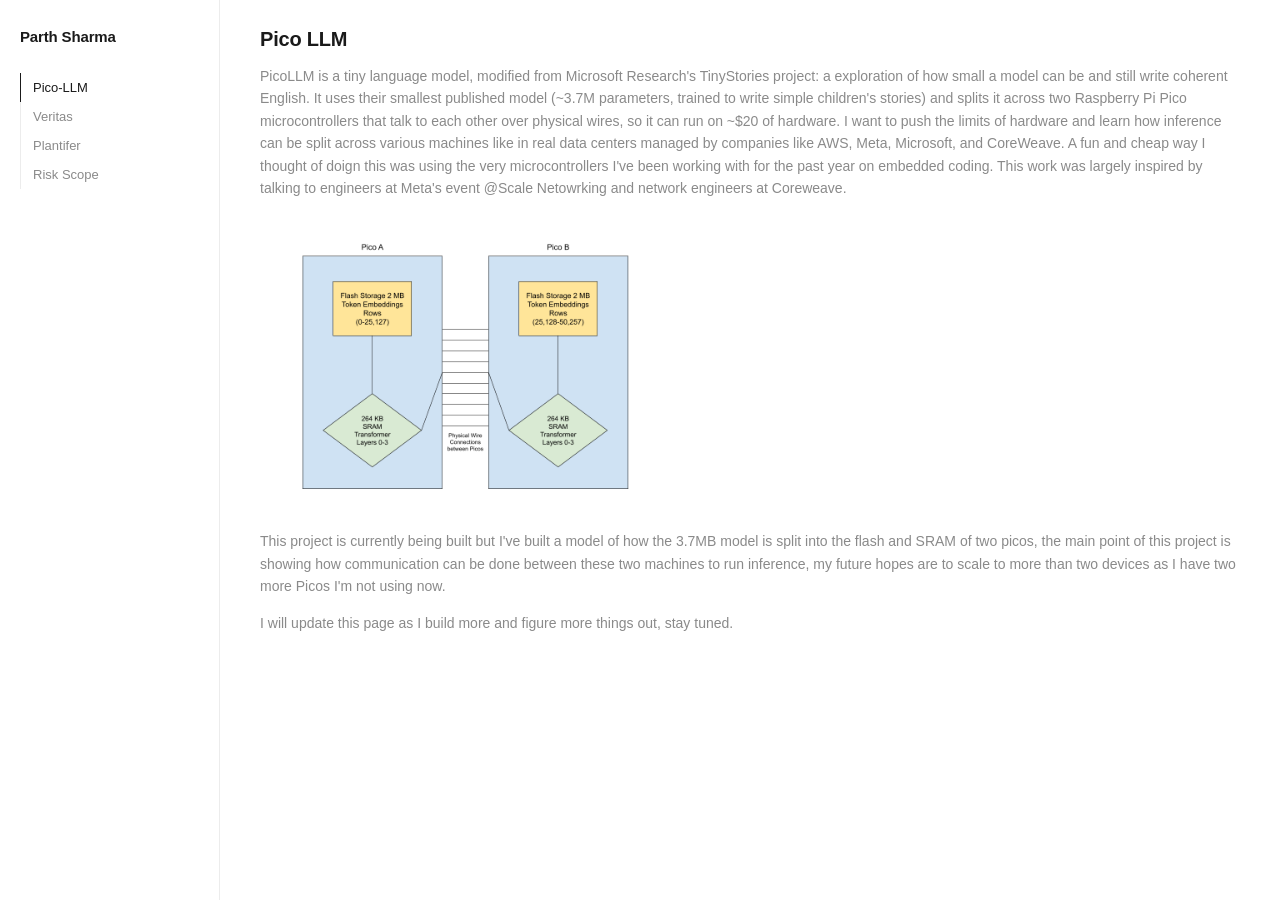
<file: pico_llm.html>
<!doctype html>
<html lang="en">
  <head>
    <meta charset="utf-8" />
    <meta name="viewport" content="width=device-width, initial-scale=1" />
    <title>Slipstream — Parth Sharma</title>
    <link rel="stylesheet" href="style.css" />
  </head>
  <body>
    <aside class="sidebar">
      <a class="sidebar-name" href="index.html">Parth Sharma</a>

      <nav class="sidebar-nav">
        <ul class="project-list">
          <li><a class="active" href="slipstream.html">Pico-LLM</a></li>
          <li><a href="veritas.html">Veritas</a></li>
          <li><a href="plantifer.html">Plantifer</a></li>
          <li><a href="risk-scope.html">Risk Scope</a></li>
        </ul>
      </nav>
    </aside>

    <main class="main">
      <h1>Pico LLM</h1>
      <p>PicoLLM is a tiny language model, modified from Microsoft Research's TinyStories project: a exploration of how small a model can be and still write coherent English. It uses their smallest published model (~3.7M parameters, trained to write simple children's stories) and splits it across two Raspberry Pi Pico microcontrollers that talk to each other over physical wires, so it can run on ~$20 of hardware. I want to push the limits of hardware and learn how inference can be split across various machines like in real data centers managed by companies like AWS, Meta, Microsoft, and CoreWeave. A fun and cheap way I thought of doign this was using the very microcontrollers I've been working with for the past year on embedded coding. This work was largely inspired by talking to engineers at Meta's event @Scale Netowrking and network engineers at Coreweave.</p>
      <img src="pico_diagram.png"  alt="demo" width=400/>
      <p>This project is currently being built but I've built a model of how the 3.7MB model is split into the flash and SRAM of two picos, the main point of this project is showing how communication can be done between these two machines to run inference, my future hopes are to scale to more than two devices as I have two more Picos I'm not using now.</p>
      <p>I will update this page as I build more and figure more things out, stay tuned.</p>
    </main>
  </body>
</html>
</file>
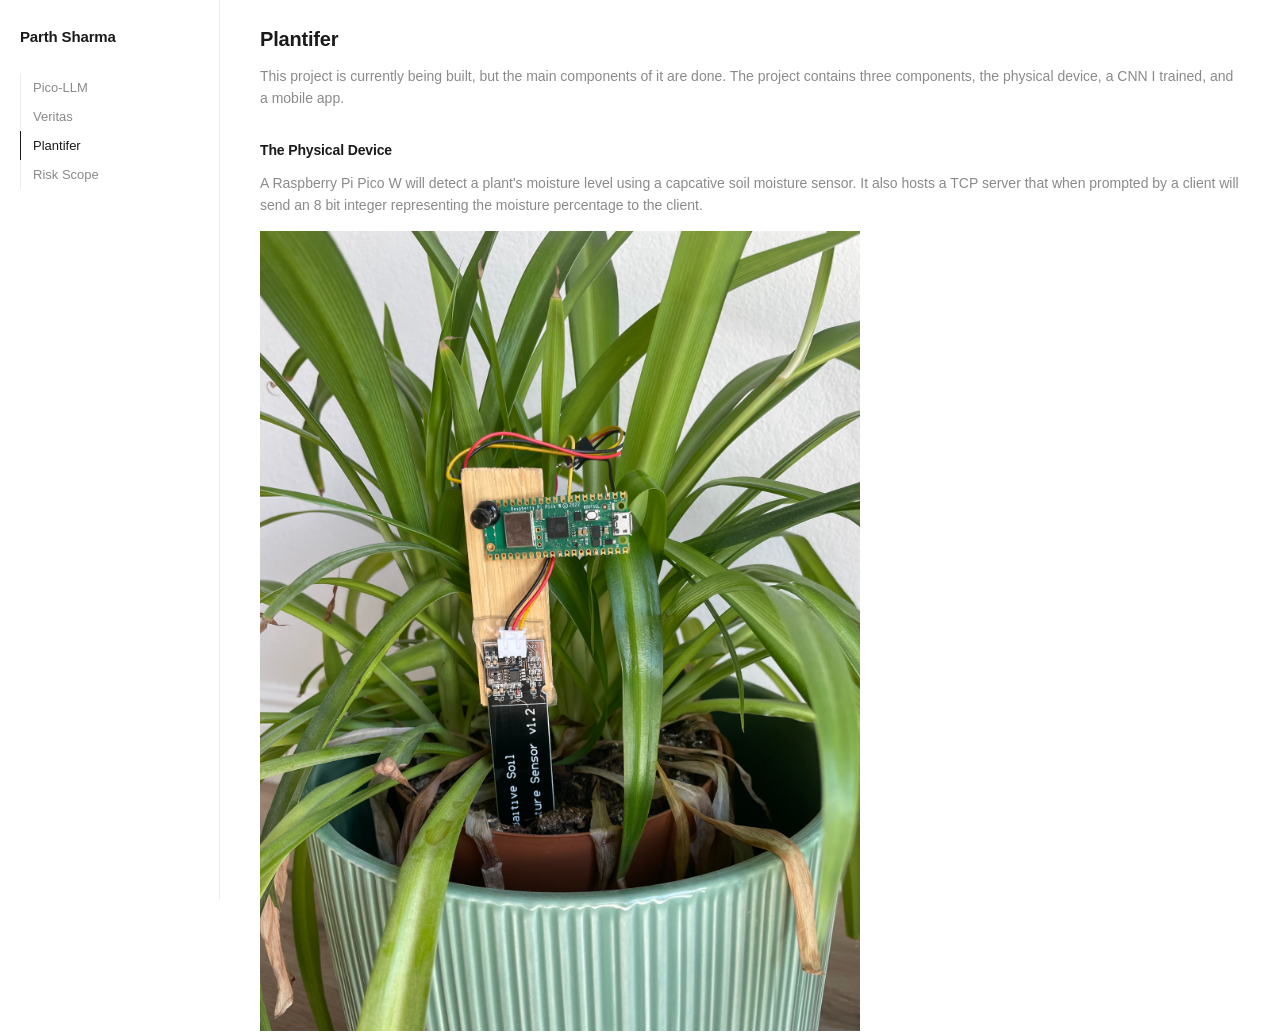
<file: plantifer.html>
<!doctype html>
<html lang="en">
  <head>
    <meta charset="utf-8" />
    <meta name="viewport" content="width=device-width, initial-scale=1" />
    <title>Plantifer — Parth Sharma</title>
    <link rel="stylesheet" href="style.css" />
  </head>
  <body>
    <aside class="sidebar">
      <a class="sidebar-name" href="index.html">Parth Sharma</a>

      <nav class="sidebar-nav">
        <ul class="project-list">
          <li><a href="slipstream.html">Pico-LLM</a></li>
          <li><a href="veritas.html">Veritas</a></li>
          <li><a class="active" href="plantifer.html">Plantifer</a></li>
          <li><a href="risk-scope.html">Risk Scope</a></li>
        </ul>
      </nav>
    </aside>

    <main class="main">
      <h1>Plantifer</h1>
      <p>This project is currently being built, but the main components of it are done. The project contains three components, the physical device, a CNN I trained, and a mobile app.</p>
      <h2> The Physical Device</h2>
      <p>A Raspberry Pi Pico W will detect a plant's moisture level using a capcative soil moisture sensor. It also hosts a TCP server that when prompted by a client will send an 8 bit integer representing the moisture percentage to the client.</p>
       <img src="plantifer_pico.JPG"  alt="demo" width=600/>
    </main>
  </body>
</html>
</file>
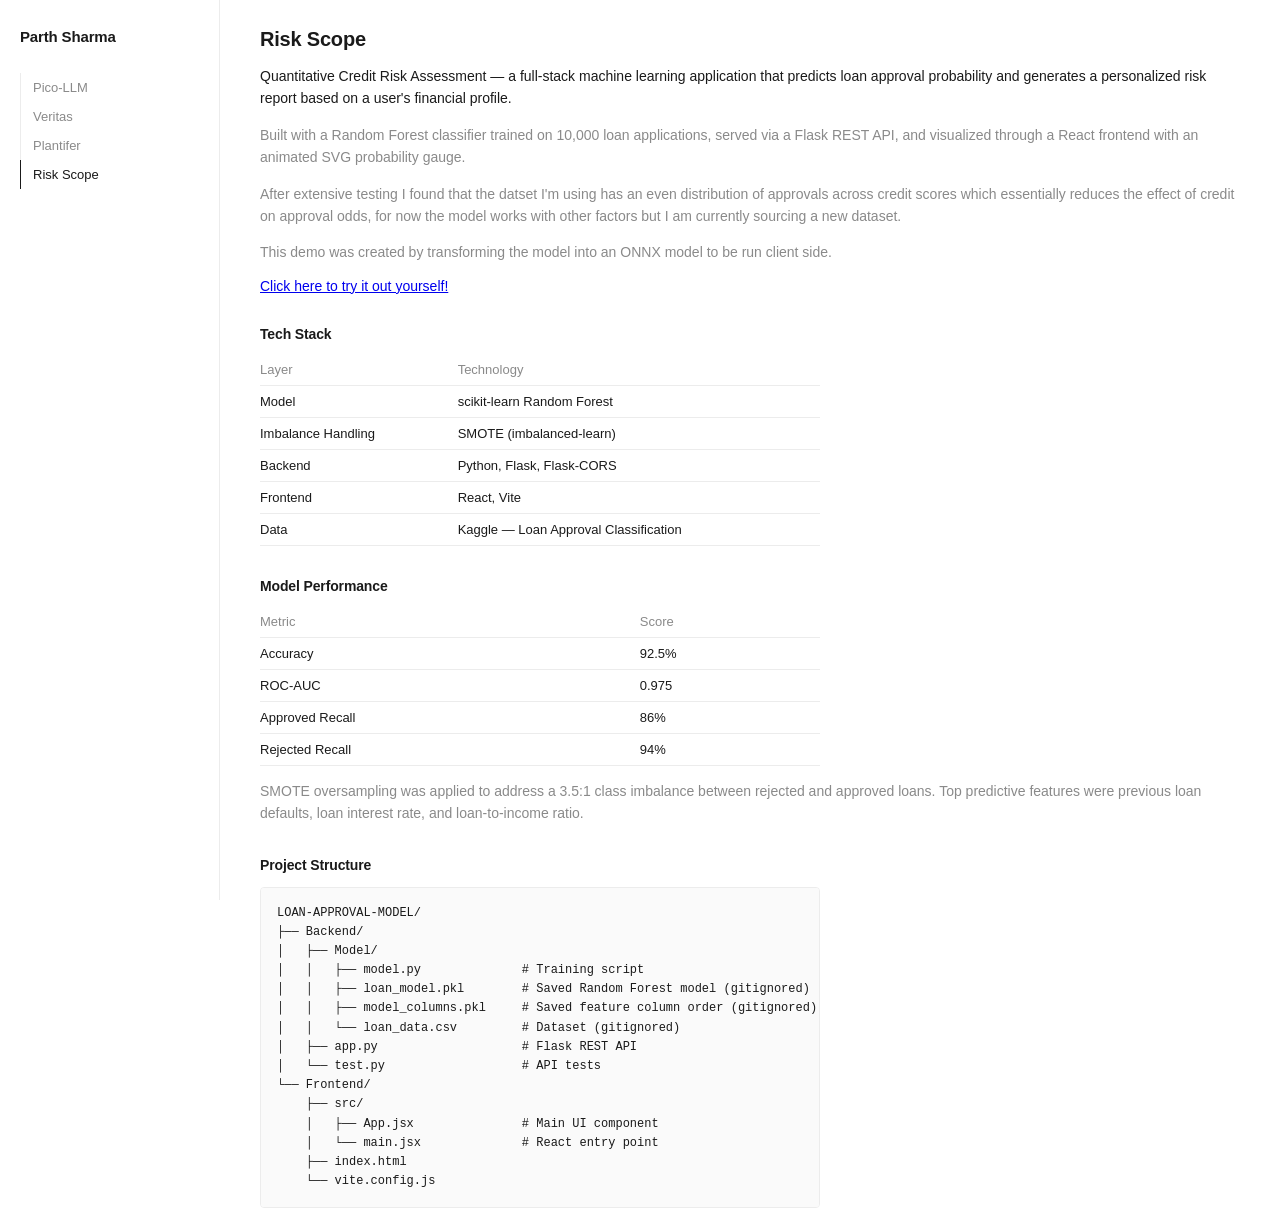
<file: risk-scope.html>
<!doctype html>
<html lang="en">
  <head>
    <meta charset="utf-8" />
    <meta name="viewport" content="width=device-width, initial-scale=1" />
    <title>Risk Scope — Parth Sharma</title>
    <link rel="stylesheet" href="style.css" />
  </head>
  <body>
    <aside class="sidebar">
      <a class="sidebar-name" href="index.html">Parth Sharma</a>

      <nav class="sidebar-nav">
        <ul class="project-list">
          <li><a href="slipstream.html">Pico-LLM</a></li>
          <li><a href="veritas.html">Veritas</a></li>
          <li><a href="plantifer.html">Plantifer</a></li>
          <li><a class="active" href="risk-scope.html">Risk Scope</a></li>
        </ul>
      </nav>
    </aside>

    <main class="main">
      <h1>Risk Scope</h1>
      <p class="lede">Quantitative Credit Risk Assessment — a full-stack machine learning application that predicts loan approval probability and generates a personalized risk report based on a user's financial profile.</p>
      <p>Built with a Random Forest classifier trained on 10,000 loan applications, served via a Flask REST API, and visualized through a React frontend with an animated SVG probability gauge.</p>
      <p>After extensive testing I found that the datset I'm using has an even distribution of approvals across credit scores which essentially reduces the effect of credit on approval odds, for now the model works with other factors but I am currently sourcing a new dataset. </p>
      
      <p>This demo was created by transforming the model into an ONNX model to be run client side.</p>
      <a href="https://parth1030.github.io/Risk-Scope/">Click here to try it out yourself!</a>

      <h2>Tech Stack</h2>
      <table>
        <tr><th>Layer</th><th>Technology</th></tr>
        <tr><td>Model</td><td>scikit-learn Random Forest</td></tr>
        <tr><td>Imbalance Handling</td><td>SMOTE (imbalanced-learn)</td></tr>
        <tr><td>Backend</td><td>Python, Flask, Flask-CORS</td></tr>
        <tr><td>Frontend</td><td>React, Vite</td></tr>
        <tr><td>Data</td><td>Kaggle — Loan Approval Classification</td></tr>
      </table>

      <h2>Model Performance</h2>
      <table>
        <tr><th>Metric</th><th>Score</th></tr>
        <tr><td>Accuracy</td><td>92.5%</td></tr>
        <tr><td>ROC-AUC</td><td>0.975</td></tr>
        <tr><td>Approved Recall</td><td>86%</td></tr>
        <tr><td>Rejected Recall</td><td>94%</td></tr>
      </table>
      <p>SMOTE oversampling was applied to address a 3.5:1 class imbalance between rejected and approved loans. Top predictive features were previous loan defaults, loan interest rate, and loan-to-income ratio.</p>

      <h2>Project Structure</h2>
      <pre><code>LOAN-APPROVAL-MODEL/
├── Backend/
│   ├── Model/
│   │   ├── model.py              # Training script
│   │   ├── loan_model.pkl        # Saved Random Forest model (gitignored)
│   │   ├── model_columns.pkl     # Saved feature column order (gitignored)
│   │   └── loan_data.csv         # Dataset (gitignored)
│   ├── app.py                    # Flask REST API
│   └── test.py                   # API tests
└── Frontend/
    ├── src/
    │   ├── App.jsx               # Main UI component
    │   └── main.jsx              # React entry point
    ├── index.html
    └── vite.config.js</code></pre>
    </main>
  </body>
</html>
</file>
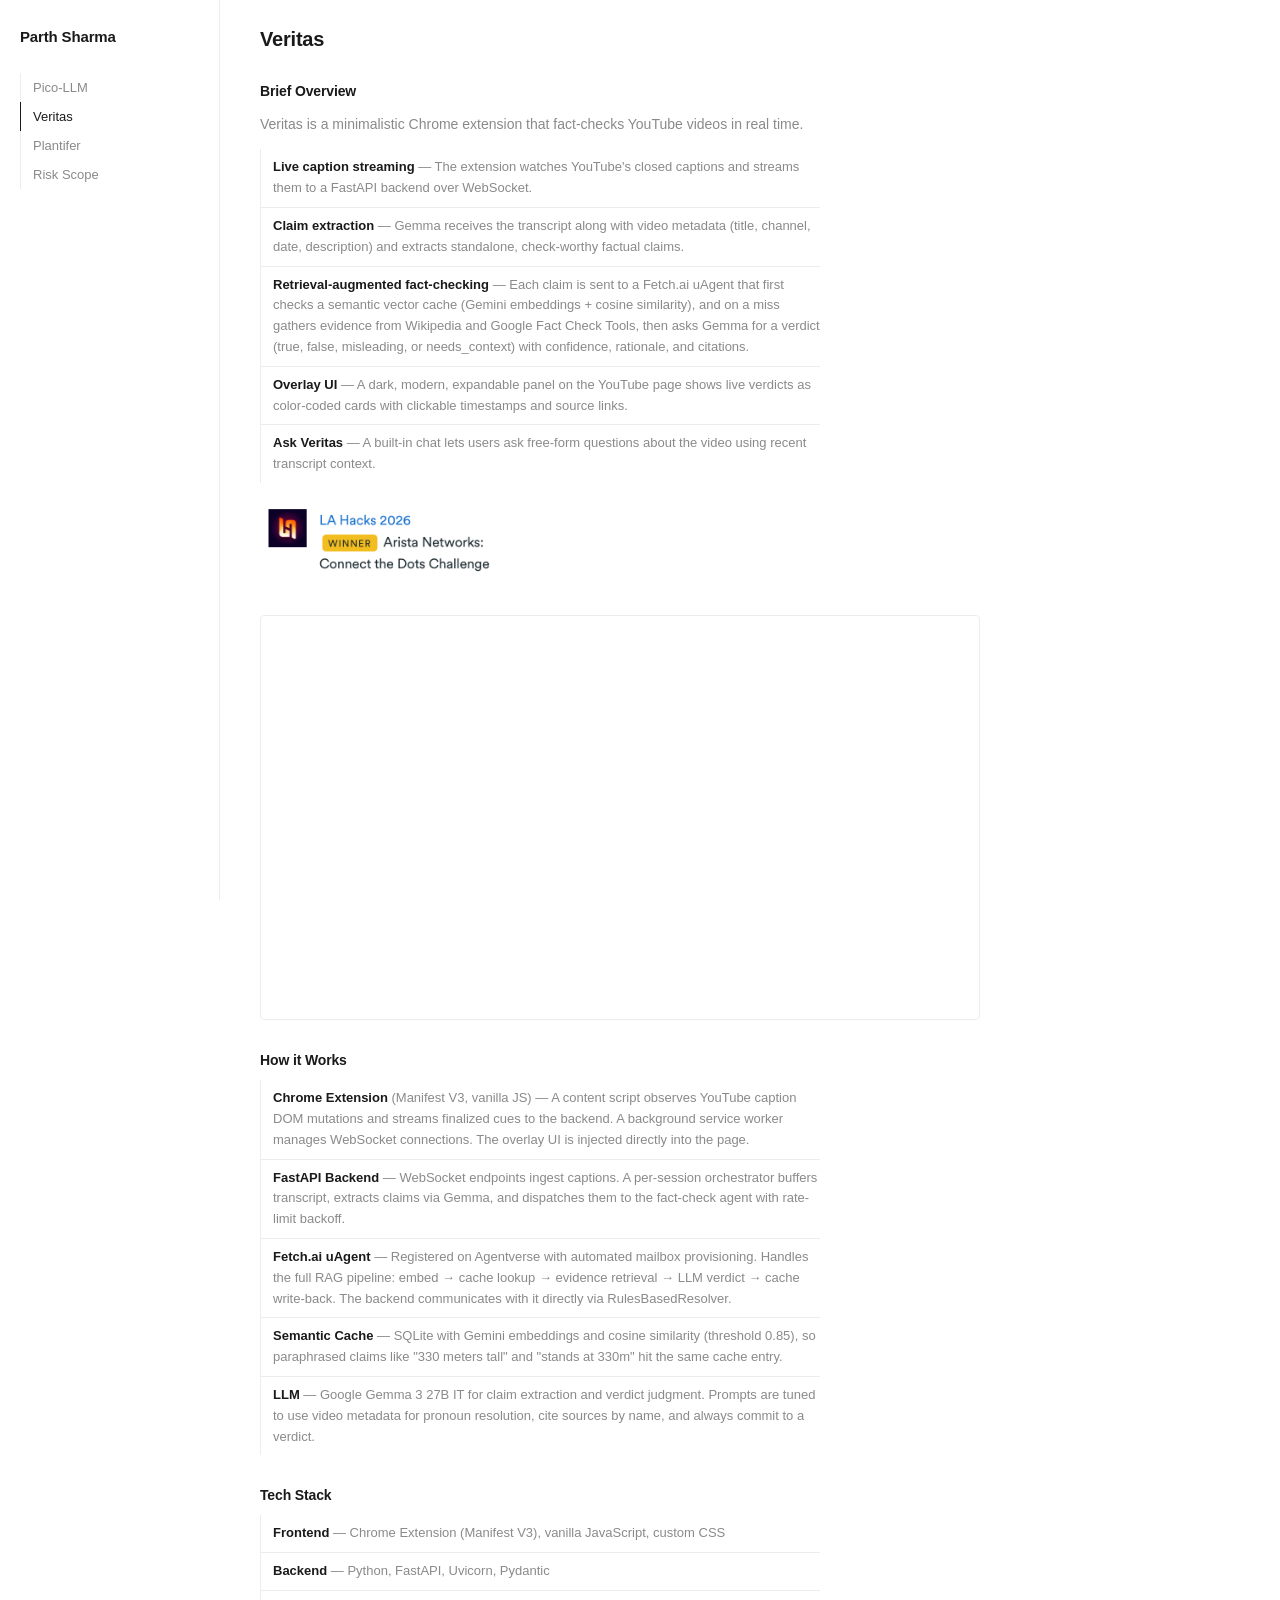
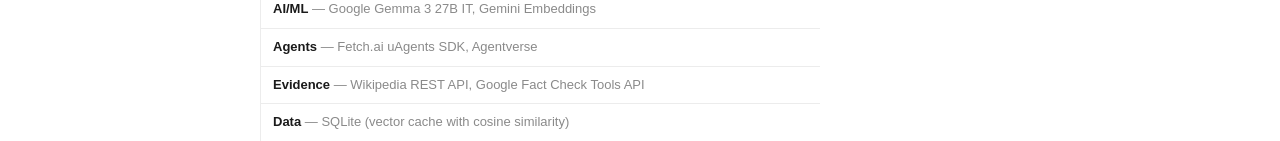
<file: veritas.html>
<!doctype html>
<html lang="en">
  <head>
    <meta charset="utf-8" />
    <meta name="viewport" content="width=device-width, initial-scale=1" />
    <title>Veritas — Parth Sharma</title>
    <link rel="stylesheet" href="style.css" />
  </head>
  <body>
    <aside class="sidebar">
      <a class="sidebar-name" href="index.html">Parth Sharma</a>

      <nav class="sidebar-nav">
        <ul class="project-list">
          <li><a href="slipstream.html">Pico-LLM</a></li>
          <li><a class="active" href="veritas.html">Veritas</a></li>
          <li><a href="plantifer.html">Plantifer</a></li>
          <li><a href="risk-scope.html">Risk Scope</a></li>
        </ul>
      </nav>
    </aside>

    <main class="main">
      <h1>Veritas</h1>
      <h2>Brief Overview</h2>
      <p>Veritas is a minimalistic Chrome extension that fact-checks YouTube videos in real time.</p>
      <ul class="bullets">
        <li><strong>Live caption streaming</strong> — The extension watches YouTube's closed captions and streams them to a FastAPI backend over WebSocket.</li>
        <li><strong>Claim extraction</strong> — Gemma receives the transcript along with video metadata (title, channel, date, description) and extracts standalone, check-worthy factual claims.</li>
        <li><strong>Retrieval-augmented fact-checking</strong> — Each claim is sent to a Fetch.ai uAgent that first checks a semantic vector cache (Gemini embeddings + cosine similarity), and on a miss gathers evidence from Wikipedia and Google Fact Check Tools, then asks Gemma for a verdict (true, false, misleading, or needs_context) with confidence, rationale, and citations.</li>
        <li><strong>Overlay UI</strong> — A dark, modern, expandable panel on the YouTube page shows live verdicts as color-coded cards with clickable timestamps and source links.</li>
        <li><strong>Ask Veritas</strong> — A built-in chat lets users ask free-form questions about the video using recent transcript context.</li>
      </ul>
      <img src="LAHAX.png"  alt="demo" width="250"/>

      <div class="video-wrap">
        <iframe
            src="https://www.youtube.com/embed/CuinBraRAlk"
            title="Demo"
            allow="accelerometer; autoplay; clipboard-write; encrypted-media; gyroscope; picture-in-picture"
            allowfullscreen>
        </iframe>
      </div>

      

      <h2>How it Works</h2>
      <ul class="bullets">
        <li><strong>Chrome Extension</strong> (Manifest V3, vanilla JS) — A content script observes YouTube caption DOM mutations and streams finalized cues to the backend. A background service worker manages WebSocket connections. The overlay UI is injected directly into the page.</li>
        <li><strong>FastAPI Backend</strong> — WebSocket endpoints ingest captions. A per-session orchestrator buffers transcript, extracts claims via Gemma, and dispatches them to the fact-check agent with rate-limit backoff.</li>
        <li><strong>Fetch.ai uAgent</strong> — Registered on Agentverse with automated mailbox provisioning. Handles the full RAG pipeline: embed → cache lookup → evidence retrieval → LLM verdict → cache write-back. The backend communicates with it directly via RulesBasedResolver.</li>
        <li><strong>Semantic Cache</strong> — SQLite with Gemini embeddings and cosine similarity (threshold 0.85), so paraphrased claims like "330 meters tall" and "stands at 330m" hit the same cache entry.</li>
        <li><strong>LLM</strong> — Google Gemma 3 27B IT for claim extraction and verdict judgment. Prompts are tuned to use video metadata for pronoun resolution, cite sources by name, and always commit to a verdict.</li>
      </ul>

      <h2>Tech Stack</h2>
      <ul class="bullets">
        <li><strong>Frontend</strong> — Chrome Extension (Manifest V3), vanilla JavaScript, custom CSS</li>
        <li><strong>Backend</strong> — Python, FastAPI, Uvicorn, Pydantic</li>
        <li><strong>AI/ML</strong> — Google Gemma 3 27B IT, Gemini Embeddings</li>
        <li><strong>Agents</strong> — Fetch.ai uAgents SDK, Agentverse</li>
        <li><strong>Evidence</strong> — Wikipedia REST API, Google Fact Check Tools API</li>
        <li><strong>Data</strong> — SQLite (vector cache with cosine similarity)</li>
      </ul>
      

      

    </main>
  </body>
</html>
</file>
<file: style.css>
:root {
  --sidebar-w: 220px;
  --border: #ececec;
  --text: #1a1a1a;
  --muted: #8a8a8a;
}

* {
  box-sizing: border-box;
}

html, body {
  height: 100%;
  margin: 0;
}

body {
  display: flex;
  background: #ffffff;
  color: var(--text);
  font-family: -apple-system, BlinkMacSystemFont, "Segoe UI", Helvetica, Arial, sans-serif;
  font-size: 14px;
}

.sidebar {
  width: var(--sidebar-w);
  flex-shrink: 0;
  min-height: 100vh;
  border-right: 1px solid var(--border);
  padding: 28px 20px;
  position: sticky;
  top: 0;
  align-self: flex-start;
}

.sidebar-name {
  display: block;
  font-weight: 600;
  font-size: 15px;
  margin-bottom: 28px;
  letter-spacing: -0.01em;
  color: var(--text);
  text-decoration: none;
}

.sidebar-nav {
  display: flex;
  flex-direction: column;
}

.project-list {
  list-style: none;
  margin: 0;
  padding: 0;
}

.project-list li {
  padding: 0;
}

.project-list a {
  display: block;
  padding: 7px 0 7px 12px;
  color: var(--muted);
  text-decoration: none;
  font-size: 13px;
  border-left: 1px solid var(--border);
  transition: color 0.15s ease, border-color 0.15s ease;
}

.project-list a:hover,
.project-list a.active {
  color: var(--text);
  border-left-color: var(--text);
}

.main {
  flex: 1;
  min-height: 100vh;
  padding: 28px 40px;
}

.main h1 {
  font-size: 20px;
  font-weight: 600;
  letter-spacing: -0.01em;
  margin: 0 0 12px;
}

.main p {
  color: var(--muted);
  line-height: 1.6;
}

.main .lede {
  color: var(--text);
}

.main h2 {
  font-size: 14px;
  font-weight: 600;
  letter-spacing: -0.01em;
  margin: 32px 0 12px;
}

.notice {
  font-size: 13px;
  color: var(--muted);
}

.demo {
  display: block;
  max-width: 280px;
  width: 100%;
  border: 1px solid var(--border);
  border-radius: 4px;
  margin: 20px 0;
}

.video-wrap {
  position: relative;
  width: 100%;
  max-width: 720px;
  aspect-ratio: 16 / 9;
  margin: 20px 0;
  border: 1px solid var(--border);
  border-radius: 4px;
  overflow: hidden;
}

.video-wrap iframe {
  position: absolute;
  inset: 0;
  width: 100%;
  height: 100%;
  border: none;
}

.main ul.bullets {
  list-style: none;
  margin: 0 0 16px;
  padding: 0;
  max-width: 560px;
}

.main ul.bullets li {
  padding: 8px 0 8px 12px;
  border-left: 1px solid var(--border);
  color: var(--muted);
  line-height: 1.6;
  font-size: 13px;
}

.main ul.bullets li + li {
  border-top: 1px solid var(--border);
}

.main ul.bullets strong {
  color: var(--text);
  font-weight: 600;
}

table {
  border-collapse: collapse;
  font-size: 13px;
  max-width: 560px;
  width: 100%;
}

th, td {
  text-align: left;
  padding: 8px 16px 8px 0;
  border-bottom: 1px solid var(--border);
}

th {
  color: var(--muted);
  font-weight: 500;
}

pre {
  background: #fafafa;
  border: 1px solid var(--border);
  border-radius: 4px;
  padding: 16px;
  overflow-x: auto;
  max-width: 560px;
}

pre code {
  font-family: ui-monospace, SFMono-Regular, Menlo, Consolas, monospace;
  font-size: 12px;
  line-height: 1.6;
  color: var(--text);
  white-space: pre;
}
</file>
